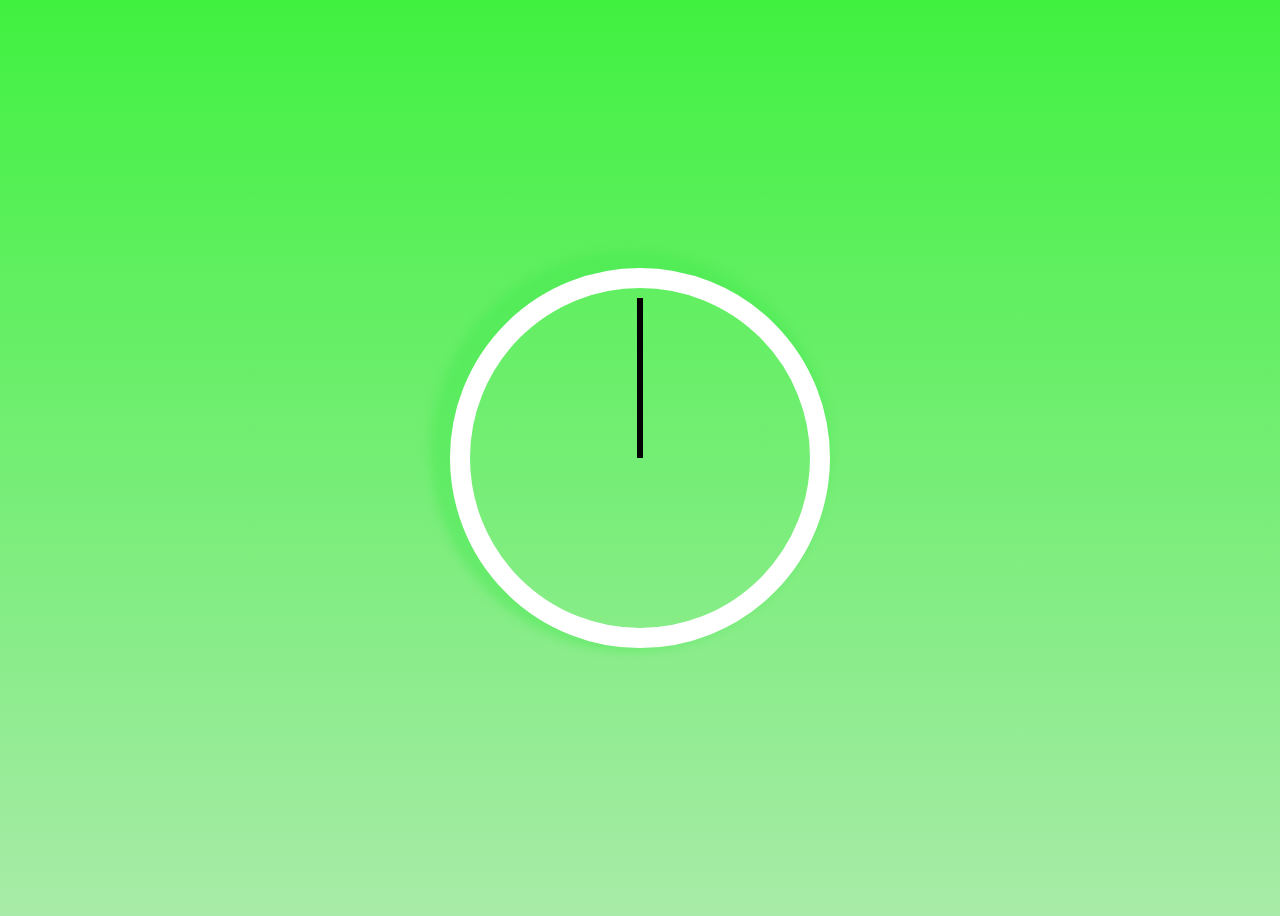
<file: Clock/index.html>
<!DOCTYPE html>
<html>
    <head>
        <title>Real-Time Clock</title>
        <meta charset="utf-8">
        <meta name="viewport" content="width=device-width,initial-scale=1.0">
        <style>

            body {
                background: linear-gradient(rgb(64, 241, 64), rgb(168, 235, 168));
                background-size: cover;
                display: grid;
                min-height: 100vh;
                place-content: center;
            }
            .clock {
                width: 20rem;
                height: 20rem;
                border: 20px solid white;
                border-radius: 50%;
                margin: 50px auto;
                box-shadow: -10px -7px 10px 10px rgba(64, 233, 78, 0.4);
                padding: 10px;
            }
            .clock-face {
                position: relative;
                width: 100%;
                height: 100%;
                transform: translateY(-3px)
            }
            .hand {
                width: 50%;
                height: 6px;
                background: black;
                position: absolute;
                top: 50%;
                transform-origin: 100%;
                transform:rotate(90deg);
                transition: all 0.05s;
                transition-timing-function:cubic-bezier(0.1, 2.7, 0.58, 1);
            }
            .hour-hand {
                background: white;
            }
            
        </style>
    </head>
    <body>
        <div class="clock">
            <div class="clock-face">
                <div class="hand hour-hand"></div>
                <div class="hand minute-hand"></div>
                <div class="hand second-hand"></div>
            </div>
        </div>

        <script>
            const secondhand = document.querySelector(".second-hand");
            const minshand = document.querySelector(".minute-hand");
            const hourhand = document.querySelector(".hour-hand");
            function setDate() {
                const now = new Date();
                const seconds = now.getSeconds();
                const secondsdeg = ((seconds/60)* 360) + 90;
                secondhand.style.transform = `rotate(${secondsdeg}deg)`;

                const minutes = now.getMinutes();
                const minutesdeg = ((minutes/60)* 360) + 90;
                minshand.style.transform = `rotate(${minutesdeg}deg)`;

                const hours = now.getHours();
                const hoursdeg = ((hours/60)* 360) + 90;
                hourhand.style.transform = `rotate(${hoursdeg}deg)`;
            }
            setInterval(setDate, 1000);
        </script>
    </body>
</html>
</file>
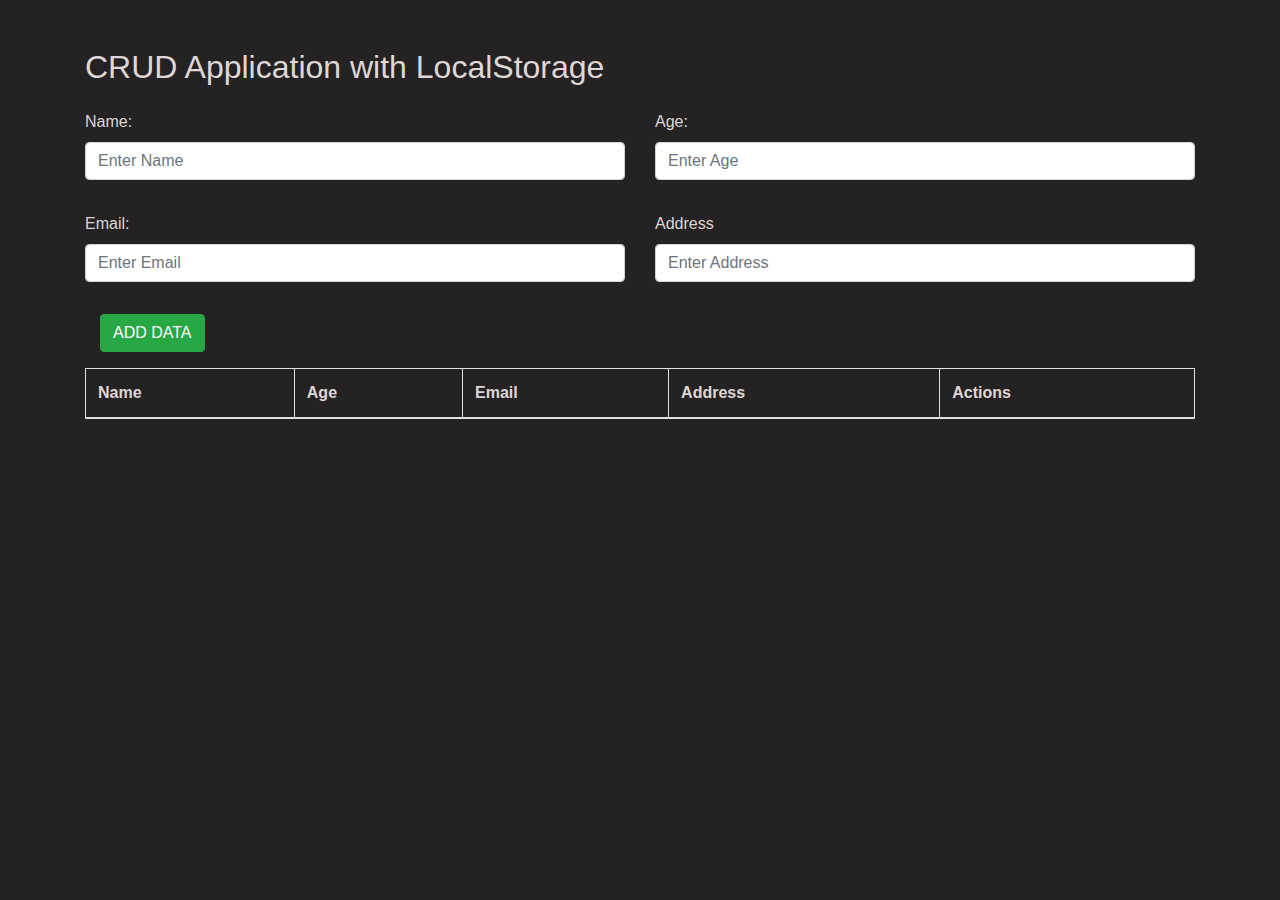
<file: CRUD/index.html>
<!DOCTYPE html>
<html lang="en">
    <head>
        <meta charset="utf-8">
        <meta name="viewport" content="width=device-width, initial-scale=1">
        <title>CRUD</title>
        <link rel="stylesheet" href="https://maxcdn.bootstrapcdn.com/bootstrap/4.0.0/css/bootstrap.min.css">
        <link rel="stylesheet" href="style.css">
    </head>
    <body>
        <div class="container">
            <div class="row md-4">
                <div class="mt-5 col-md-12">
                    <h2>CRUD Application with LocalStorage</h2>
                </div>
            </div>
            <div id="crudForm">
                <div class="row mt-3 mb-3">
                    <div class="form-group col-md-6">
                        <label for="name">Name:</label>
                        <input id="name" type="text" name="name" class="form-control" placeholder="Enter Name">
                    </div>
                    <div class="form-group col-md-6">
                        <label for="age">Age:</label>
                        <input id="age" type="number" name="age" class="form-control" placeholder="Enter Age">
                    </div>
                </div>
                <div class="row mb-3">
                    <div class="form-group col-md-6">
                        <label for="email">Email:</label>
                        <input id="email" type="text" name="email" class="form-control" placeholder="Enter Email">
                    </div>
                    <div class="form-group col-md-6">
                        <label for="address">Address</label>
                        <input id="address" type="text" name="address" class="form-control" placeholder="Enter Address">
                    </div>
                </div>
                <div class="col-lg-12 mb-3">
                    <button id="submit" class="btn btn-success" onclick="AddData()">ADD DATA</button>
                    <button class="btn btn-primary" onclick="updateData()" id="update">UPDATE</button>
                </div>
                <div class="row">
                    <div class="col-lg-12">
                        <table class="table table-bordered" id="crudTable">
                            <thead>
                                <tr>
                                    <th>Name</th>
                                    <th>Age</th>
                                    <th>Email</th>
                                    <th>Address</th>
                                    <th>Actions</th>
                                </tr>
                            </thead>
                            <tbody></tbody>
                        </table>
                    </div>
                </div>
            </div>
        </div>
        <script type="text/javascript" src="app.js"></script>
    </body>
</html>
</file>
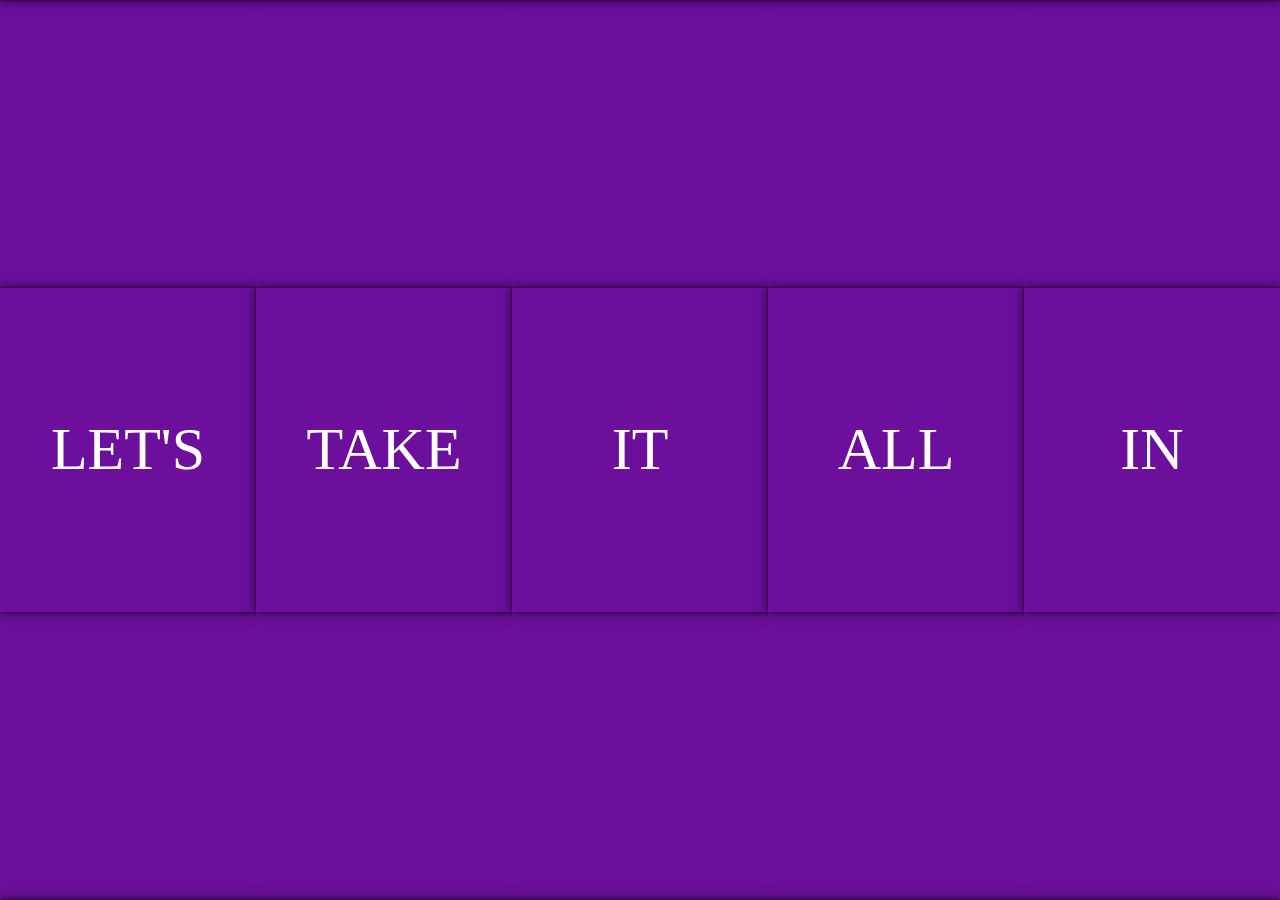
<file: panel-gallery/index.html>
<!DOCTYPE html>
<html lang="en">
    <head>
        <title>Panel Gallery</title>
        <meta charset="utf-8">
        <meta name="viewport" content="width=device-width, initial-scale=1.0">
        <link rel="stylesheet" href="style.css">
    </head>
    <body>
        <div class="panels">
            <div class="panel panel1">
                <p>Hey</p>
                <p>Let's</p>
                <p>Dance</p>
            </div>
            <div class="panel panel2">
                <p>Give</p>
                <p>Take</p>
                <p>Receive</p>
            </div>
            <div class="panel panel3">
                <p>Experience</p>
                <p>It</p>
                <p>Today</p>
            </div>
            <div class="panel panel4">
                <p>Give</p>
                <p>All</p>
                <p>In</p>
            </div>
            <div class="panel panel5">
                <p>Life</p>
                <p>In</p>
                <p>Reality</p>
            </div>
        </div>
        <script>
            let panels = document.querySelectorAll('.panel');
            console.log(panels);
            function open() {
                console.log('hello');
                this.classList.toggle('open');
            }
            
            function openactive(e) {
                if(e.propertyName.includes('flex')) {
                    this.classList.toggle('open-active');
                }
            }

            panels.forEach(panel => panel.addEventListener('click', open));
            panels.forEach(panel => panel.addEventListener('transitionend', openactive));
        </script>
    </body>
</html>
</file>
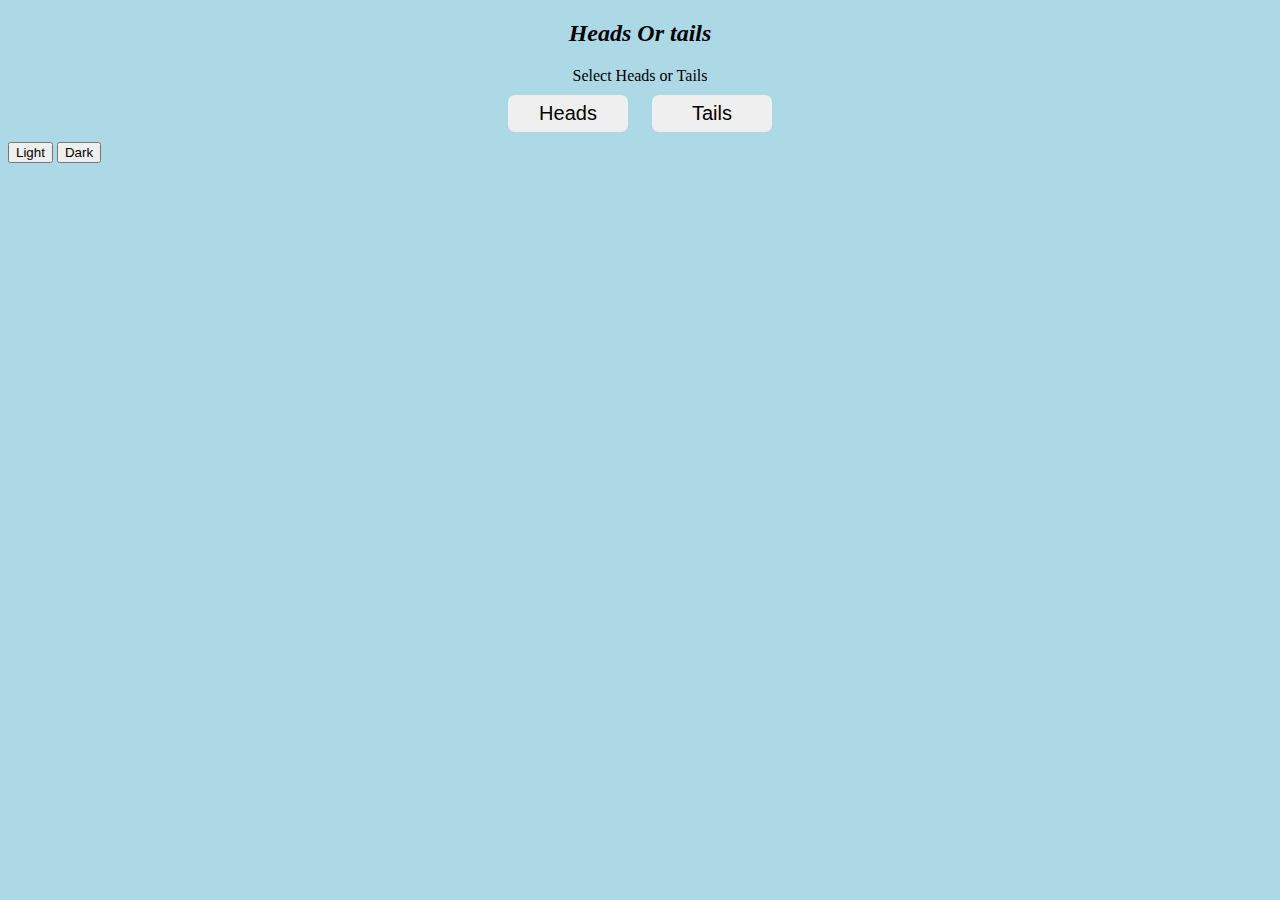
<file: cointoss/cointoss.html>
<!DOCTYPE html>
<html>
    <head>
        <title>Coin Toss</title>
        <meta charset="utf-8">
        <meta name="viewport" content="width=device-width, initial-scale=1.0">
        <link rel="stylesheet" href="cointoss.css">
    </head>
    <body>
        <h2><em>Heads Or tails</em></h2>
        <div class="message">Select Heads or Tails</div>
        <div class="btn-1">
            <button type="button" class="toss">Heads</button>
            <button type="button" class="toss">Tails</button>
        </div>
        <div class="btn-2">
            <button type="button" id="light">Light</button>
            <button type="button" id="dark">Dark</button>
        </div>
        <script>
            const message = document.querySelector(".message");
            const button = document.querySelectorAll(".toss");

            for(let i=0; i < button.length; i++) {
                button[i].addEventListener('click', cointoss);
            }

            let score = [0,0];
            var coinArray = ["Heads", "Tails"];
            function cointoss(e) {
                var userGuess = e.target.innerHTML;
                let computerGuess = coinArray[Math.floor(Math.random() *2)];
                var output;
                message.innerHTML = "Player selected " + userGuess + "<br>" + "computer selected " + computerGuess + "<br>";
                if(userGuess === computerGuess) {
                    score[0]++;
                    output = "Player Wins";
                }
                else {
                    score[1]++;
                    output = "computer Wins";
                }
                message.innerHTML += "player " + score[0] + " computer " + score[1];
            }

            var light = document.getElementById("light");
            var dark = document.getElementById("dark");

            light.onclick = () => {
                document.documentElement.style.setProperty("--background-color", "white");
            }

            dark.onclick = () => {
                document.documentElement.style.setProperty("--background-color", "darkgrey");
            }
            //console.log("computer guess " + coinArray[Math.floor(Math.random*2)]);
        </script>
    </body>
</html>
</file>
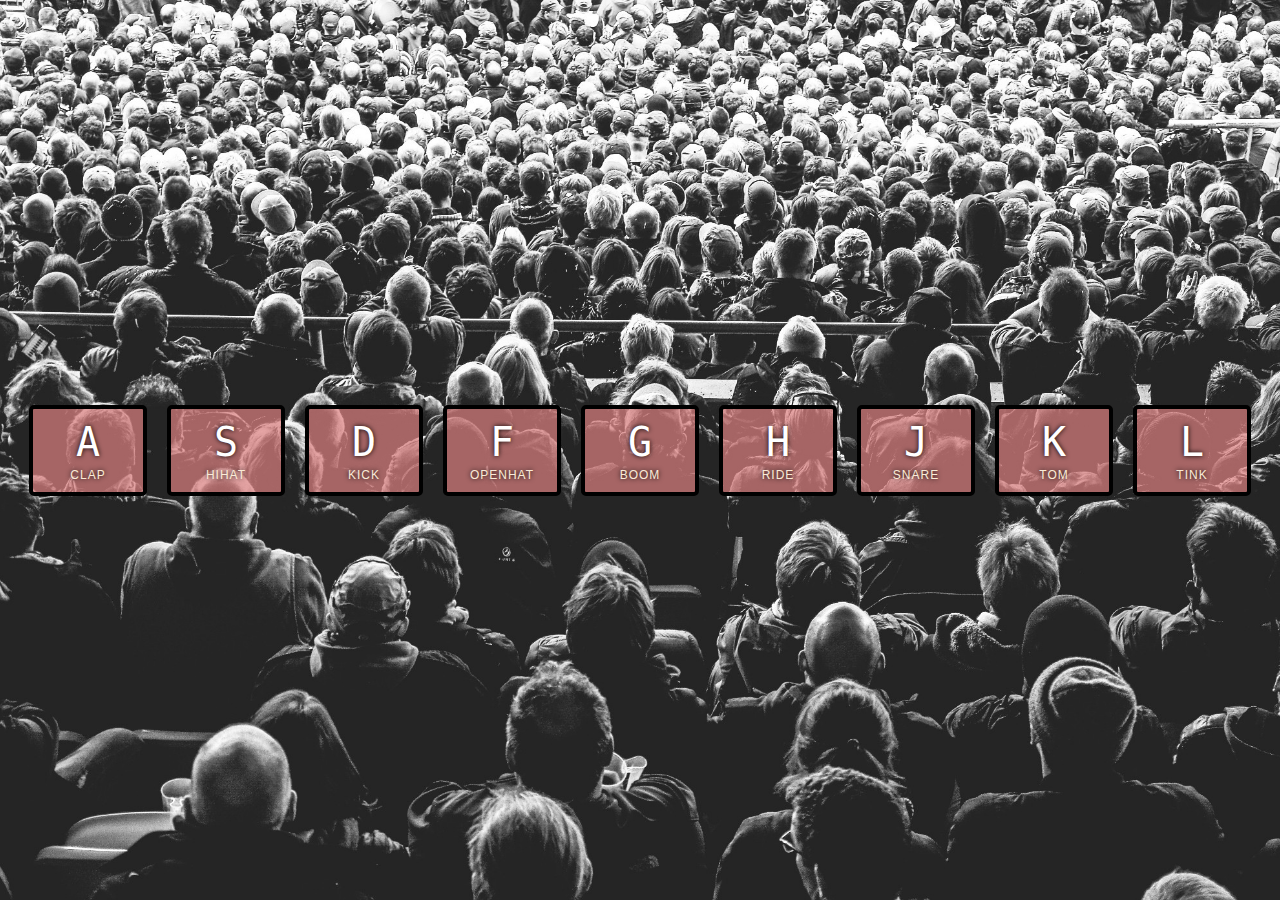
<file: drumbeat/drumbeat.html>
<!DOCTYPE html>
<html>
    <head>
        <title>Sound Drum</title>
        <meta charset="utf-8">
        <meta name="viewport" content="width=device-width,initial-scale=1.0">
        <link rel="stylesheet" href="drumbeat.css">
    </head>
    <body>
        <div class="keys">
            <div data-key="65" class="key">
              <kbd>A</kbd>
              <span class="sound">clap</span>
            </div>
            <div data-key="83" class="key">
              <kbd>S</kbd>
              <span class="sound">hihat</span>
            </div>
            <div data-key="68" class="key">
              <kbd>D</kbd>
              <span class="sound">kick</span>
            </div>
            <div data-key="70" class="key">
              <kbd>F</kbd>
              <span class="sound">openhat</span>
            </div>
            <div data-key="71" class="key">
              <kbd>G</kbd>
              <span class="sound">boom</span>
            </div>
            <div data-key="72" class="key">
              <kbd>H</kbd>
              <span class="sound">ride</span>
            </div>
            <div data-key="74" class="key">
              <kbd>J</kbd>
              <span class="sound">snare</span>
            </div>
            <div data-key="75" class="key">
              <kbd>K</kbd>
              <span class="sound">tom</span>
            </div>
            <div data-key="76" class="key">
              <kbd>L</kbd>
              <span class="sound">tink</span>
            </div>
        </div>
        
        <audio data-key="65" src="sound/clap.wav"></audio>
        <audio data-key="83" src="sound/hihat.wav"></audio>
        <audio data-key="68" src="sound/kick.wav"></audio>
        <audio data-key="70" src="sound/openhat.wav"></audio>
        <audio data-key="71" src="sound/boom.wav"></audio>
        <audio data-key="72" src="sound/ride.wav"></audio>
        <audio data-key="74" src="sound/snare.wav"></audio>
        <audio data-key="75" src="sound/tom.wav"></audio>
        <audio data-key="76" src="sound/tink.wav"></audio>
        
        <script>
          window.addEventListener('keydown', function(e) {
            const audio = document.querySelector(`audio[data-key="${e.keyCode}"]`);
            const key = document.querySelector(`.key[data-key="${e.keyCode}"]`);
            audio.play();
            audio.currentTime = 0;
            key.classList.add('playing');
          });

          function removetransition(e) {
            if(e.propertyName !== 'transform') return;
            this.classList.remove('playing');
          }

          const keys = document.querySelectorAll('.key');
          keys.forEach(key =>key.addEventListener("transitionend", removetransition));
        </script>
    </body>
</html>
</file>
<file: CRUD/style.css>
body {
    background: rgb(36, 34, 34);
}

* {
    color: rgb(223, 214, 214);
}

#update {
    display: none;
}
</file>
<file: panel-gallery/style.css>
html {
    font-size: 20px;
    font-weight: 100;
    font-family:cursive;
    box-sizing: border-box;
}

body {
    margin: 0;
}

*, *:before, *:after {
    box-sizing: inherit;
}

.panels {
    min-height: 100vh;
    overflow: hidden;
    display: flex;
}

.panel {
    align-items: center;
    text-align: center;
    font-size: 20px;
    background: #6B0F9c;
    background-position: center;
    background-size: cover;
    transition:
     font-size 0.7s cubic-bezier(0.165, 0.84, 0.44, 1),
     flex 0.7s cubic-bezier(0.165, 0.84, 0.44, 1),
     background 0.2s;
    color: white;
    flex: 1;
    display: flex;
    justify-content: center;
    align-items: center;
    flex-direction: column;
}

.panel1 { background-image:url(https://source.unsplash.com/gYl-UtwNg_I/1500x1500); }
.panel2 { background-image:url(https://source.unsplash.com/rFKUFzjPYiQ/1500x1500); }
.panel3 { background-image:url(https://images.unsplash.com/photo-1465188162913-8fb5709d6d57?ixlib=rb-0.3.5&q=80&fm=jpg&crop=faces&cs=tinysrgb&w=1500&h=1500&fit=crop&s=967e8a713a4e395260793fc8c802901d); }
.panel4 { background-image:url(https://source.unsplash.com/ITjiVXcwVng/1500x1500); }
.panel5 { background-image:url(https://source.unsplash.com/3MNzGlQM7qs/1500x1500); }

.panel p {
    font-size: 30px;
    box-shadow: 0 0 4px rgba(0, 0, 0, 0.75), 0 0 14px rgba(0, 0, 0, 0.45);
    text-transform: uppercase;
}

.panel > * {
    margin: 0;
    width: 100%;
    transition: transform 0.5s;
    display: flex;
    flex: 1 0 auto;
    justify-content: center;
    align-items: center;
}

.panel > *:first-child {
    transform: translateY(-100%);
}

.panel.open-active >*:first-child {
    transform: translateY(0);
} 

.panel >*:last-child {
    transform: translateY(100%);
}

.panel.open-active >*:last-child {
    transform: translateY(0);
}


.panel p:nth-child(2) {
    font-size: 60px;
}

.panel.open {
    flex: 5;
    font-size: 50px;
}
</file>
<file: cointoss/cointoss.css>
:root {
    --background-color: lightblue;
    --color: white;
}

body {
    background-color: var(--background-color);
}

h2 {
    text-align: center;
}
div.btn-1 button {
    padding: 7px;
    margin: 10px;
    width: 120px;
    border-radius: 7px;
    border: 0;
    font-size: 20px;
}
div.btn-1 ,
div.message {
    display: block;
    text-align: center;
}
</file>
<file: drumbeat/drumbeat.css>
html {
    font-size: 10px;
    background: url('background.jpg') top center;
    background-size: cover;
}

body, html {
    margin: 0;
    padding: 0;
    font-family: sans-serif;
}

.keys {
    display: flex;
    flex: 1;
    min-height: 100vh;
    align-items: center;
    justify-content: center;
}

.key {
    border: .4rem solid black;
    border-radius: .5rem;
    margin: 1rem;
    font-size: 1.5rem;
    color: #fff;
    padding: 1rem .5rem;
    text-align: center;
    width: 10rem;
    background: rgba(221, 128, 128, 0.7);
    text-shadow: 0 0 .5rem black;
    transition: all 0.07s ease;
}

.playing {
    transform: scale(1,1);
    border-color: yellow;
    box-shadow: 0 0 10px #ffc600;
}

kbd {
    display: block;
    font-size: 4rem;
}

.sound {
    font-size: 1.2rem;
    text-transform: uppercase;
    letter-spacing: .1rem;
    color:antiquewhite;
}
</file>
